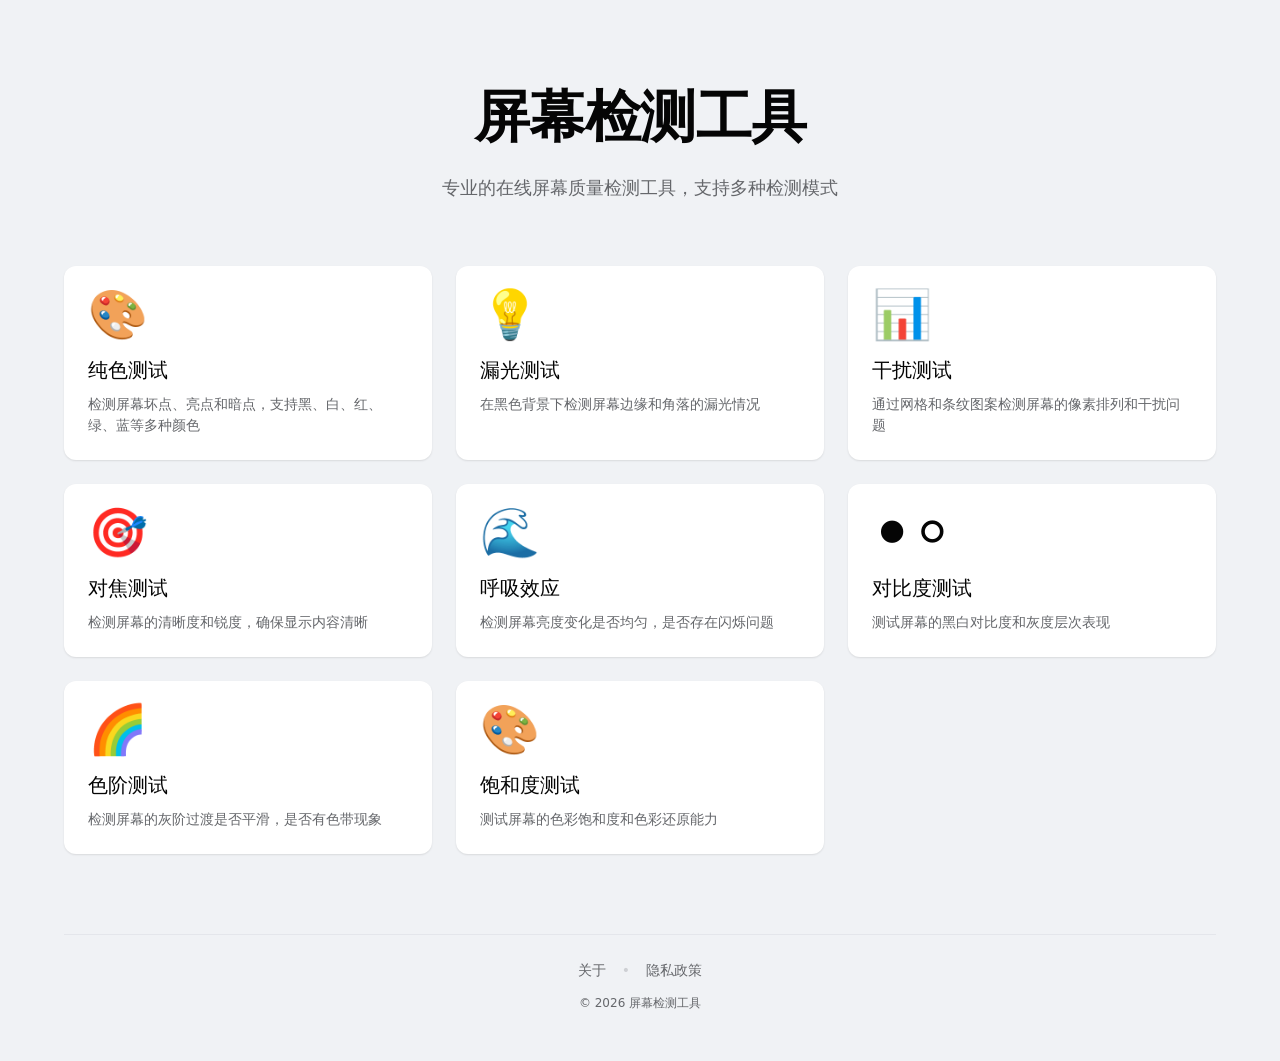
<file: index.html>
<!DOCTYPE html>
<html lang="zh-CN">
<head>
    <meta charset="UTF-8">
    <meta name="viewport" content="width=device-width, initial-scale=1.0">
    <link rel="icon" type="image/svg+xml" href="/monitor-smartphone.png" />
    <title>屏幕检测工具 - 专业的在线屏幕质量检测工具</title>
    <meta name="description" content="屏幕检测工具是一款免费的在线屏幕质量检测工具,支持坏点检测、漏光测试、色彩检测、对比度测试等8种专业检测模式。帮助您快速发现屏幕问题,适用于新机验收、二手交易等场景。">
    <meta name="keywords" content="屏幕检测,坏点检测,漏光测试,屏幕测试工具,显示器检测,LCD测试,OLED测试">
    <link rel="stylesheet" href="css/style.css">
</head>
<body>
    <div class="container">
        <header>
            <h1>屏幕检测工具</h1>
            <p class="subtitle">专业的在线屏幕质量检测工具，支持多种检测模式</p>
        </header>

        <main class="test-grid">
            <div class="test-card" onclick="startTest('solidColor')">
                <div class="card-icon">🎨</div>
                <div class="card-content">
                    <h3>纯色测试</h3>
                    <p>检测屏幕坏点、亮点和暗点，支持黑、白、红、绿、蓝等多种颜色</p>
                </div>
            </div>

            <div class="test-card" onclick="startTest('lightLeak')">
                <div class="card-icon">💡</div>
                <div class="card-content">
                    <h3>漏光测试</h3>
                    <p>在黑色背景下检测屏幕边缘和角落的漏光情况</p>
                </div>
            </div>

            <div class="test-card" onclick="startTest('interference')">
                <div class="card-icon">📊</div>
                <div class="card-content">
                    <h3>干扰测试</h3>
                    <p>通过网格和条纹图案检测屏幕的像素排列和干扰问题</p>
                </div>
            </div>

            <div class="test-card" onclick="startTest('focus')">
                <div class="card-icon">🎯</div>
                <div class="card-content">
                    <h3>对焦测试</h3>
                    <p>检测屏幕的清晰度和锐度，确保显示内容清晰</p>
                </div>
            </div>

            <div class="test-card" onclick="startTest('breathing')">
                <div class="card-icon">🌊</div>
                <div class="card-content">
                    <h3>呼吸效应</h3>
                    <p>检测屏幕亮度变化是否均匀，是否存在闪烁问题</p>
                </div>
            </div>

            <div class="test-card" onclick="startTest('contrast')">
                <div class="card-icon">⚫⚪</div>
                <div class="card-content">
                    <h3>对比度测试</h3>
                    <p>测试屏幕的黑白对比度和灰度层次表现</p>
                </div>
            </div>

            <div class="test-card" onclick="startTest('grayscale')">
                <div class="card-icon">🌈</div>
                <div class="card-content">
                    <h3>色阶测试</h3>
                    <p>检测屏幕的灰阶过渡是否平滑，是否有色带现象</p>
                </div>
            </div>

            <div class="test-card" onclick="startTest('saturation')">
                <div class="card-icon">🎨</div>
                <div class="card-content">
                    <h3>饱和度测试</h3>
                    <p>测试屏幕的色彩饱和度和色彩还原能力</p>
                </div>
            </div>
        </main>

        <footer>
            <div class="footer-links">
                <a href="about.html">关于</a>
                <span class="divider">•</span>
                <a href="privacy.html">隐私政策</a>
            </div>
            <p class="footer-text">© 2026 屏幕检测工具</p>
        </footer>
    </div>

    <!-- 全屏测试容器 -->
    <div id="fullscreenTest" class="fullscreen-test"></div>

    <script src="js/script.js"></script>
</body>
</html>
</file>
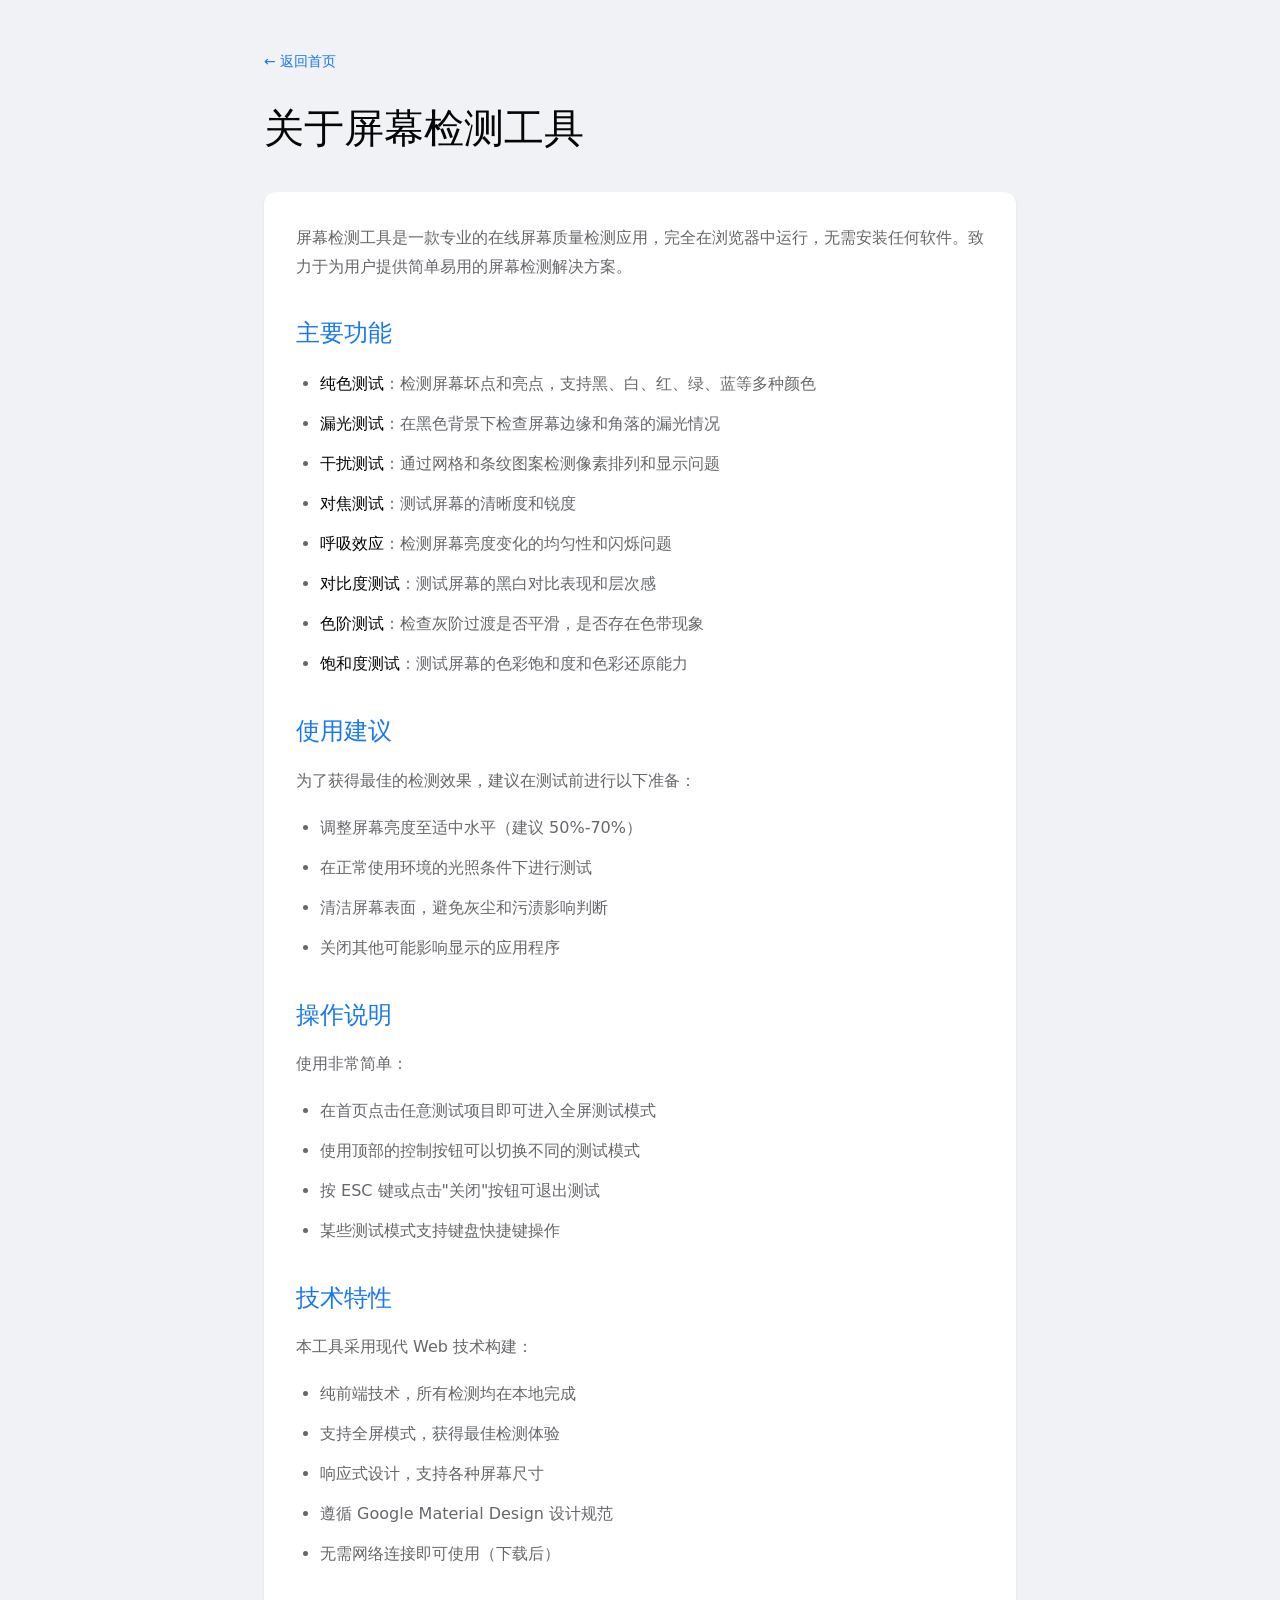
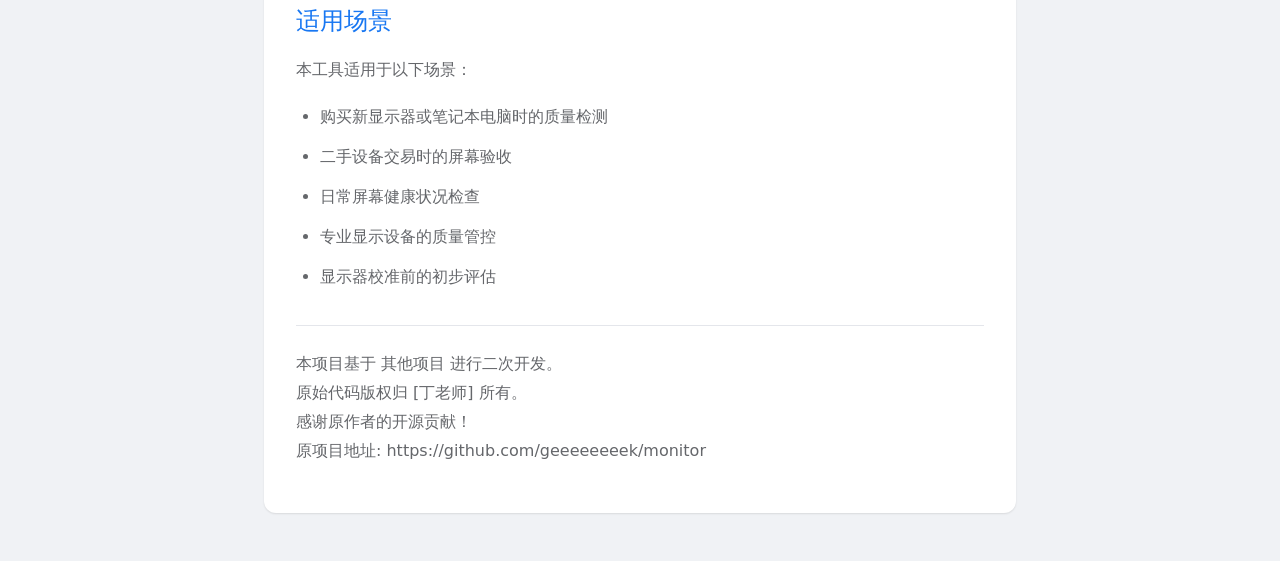
<file: about.html>
<!DOCTYPE html>
<html lang="zh-CN">
<head>
    <meta charset="UTF-8">
    <meta name="viewport" content="width=device-width, initial-scale=1.0">
    <link rel="icon" type="image/svg+xml" href="/monitor-smartphone.png" />
    <title>关于屏幕检测工具 - 专业的在线屏幕检测工具</title>
    <meta name="description" content="屏幕检测工具是专业在线屏幕质量检测工具,支持纯色测试、漏光检测、对比度测试等8种检测模式。完全免费,无需安装,浏览器即可使用。">
    <meta name="keywords" content="屏幕检测工具,关于,使用说明,功能介绍">
    <link rel="stylesheet" href="css/style.css">
</head>
<body>
    <div class="page-container">
        <a href="index.html" class="back-link">← 返回首页</a>

        <div class="page-header">
            <h1>关于屏幕检测工具</h1>
        </div>

        <div class="page-content">
            <p>屏幕检测工具是一款专业的在线屏幕质量检测应用，完全在浏览器中运行，无需安装任何软件。致力于为用户提供简单易用的屏幕检测解决方案。</p>

            <h2>主要功能</h2>
            <ul>
                <li><strong>纯色测试</strong>：检测屏幕坏点和亮点，支持黑、白、红、绿、蓝等多种颜色</li>
                <li><strong>漏光测试</strong>：在黑色背景下检查屏幕边缘和角落的漏光情况</li>
                <li><strong>干扰测试</strong>：通过网格和条纹图案检测像素排列和显示问题</li>
                <li><strong>对焦测试</strong>：测试屏幕的清晰度和锐度</li>
                <li><strong>呼吸效应</strong>：检测屏幕亮度变化的均匀性和闪烁问题</li>
                <li><strong>对比度测试</strong>：测试屏幕的黑白对比表现和层次感</li>
                <li><strong>色阶测试</strong>：检查灰阶过渡是否平滑，是否存在色带现象</li>
                <li><strong>饱和度测试</strong>：测试屏幕的色彩饱和度和色彩还原能力</li>
            </ul>

            <h2>使用建议</h2>
            <p>为了获得最佳的检测效果，建议在测试前进行以下准备：</p>
            <ul>
                <li>调整屏幕亮度至适中水平（建议 50%-70%）</li>
                <li>在正常使用环境的光照条件下进行测试</li>
                <li>清洁屏幕表面，避免灰尘和污渍影响判断</li>
                <li>关闭其他可能影响显示的应用程序</li>
            </ul>

            <h2>操作说明</h2>
            <p>使用非常简单：</p>
            <ul>
                <li>在首页点击任意测试项目即可进入全屏测试模式</li>
                <li>使用顶部的控制按钮可以切换不同的测试模式</li>
                <li>按 ESC 键或点击"关闭"按钮可退出测试</li>
                <li>某些测试模式支持键盘快捷键操作</li>
            </ul>

            <h2>技术特性</h2>
            <p>本工具采用现代 Web 技术构建：</p>
            <ul>
                <li>纯前端技术，所有检测均在本地完成</li>
                <li>支持全屏模式，获得最佳检测体验</li>
                <li>响应式设计，支持各种屏幕尺寸</li>
                <li>遵循 Google Material Design 设计规范</li>
                <li>无需网络连接即可使用（下载后）</li>
            </ul>

            <h2>适用场景</h2>
            <p>本工具适用于以下场景：</p>
            <ul>
                <li>购买新显示器或笔记本电脑时的质量检测</li>
                <li>二手设备交易时的屏幕验收</li>
                <li>日常屏幕健康状况检查</li>
                <li>专业显示设备的质量管控</li>
                <li>显示器校准前的初步评估</li>
            </ul>

            <p style="margin-top: 32px; padding-top: 24px; border-top: 1px solid var(--divider-color);">
                本项目基于 其他项目 进行二次开发。<br>
                原始代码版权归 [丁老师] 所有。<br>
                感谢原作者的开源贡献！<br>
                原项目地址: https://github.com/geeeeeeeek/monitor
            </p>
        </div>
    </div>
</body>
</html>
</file>
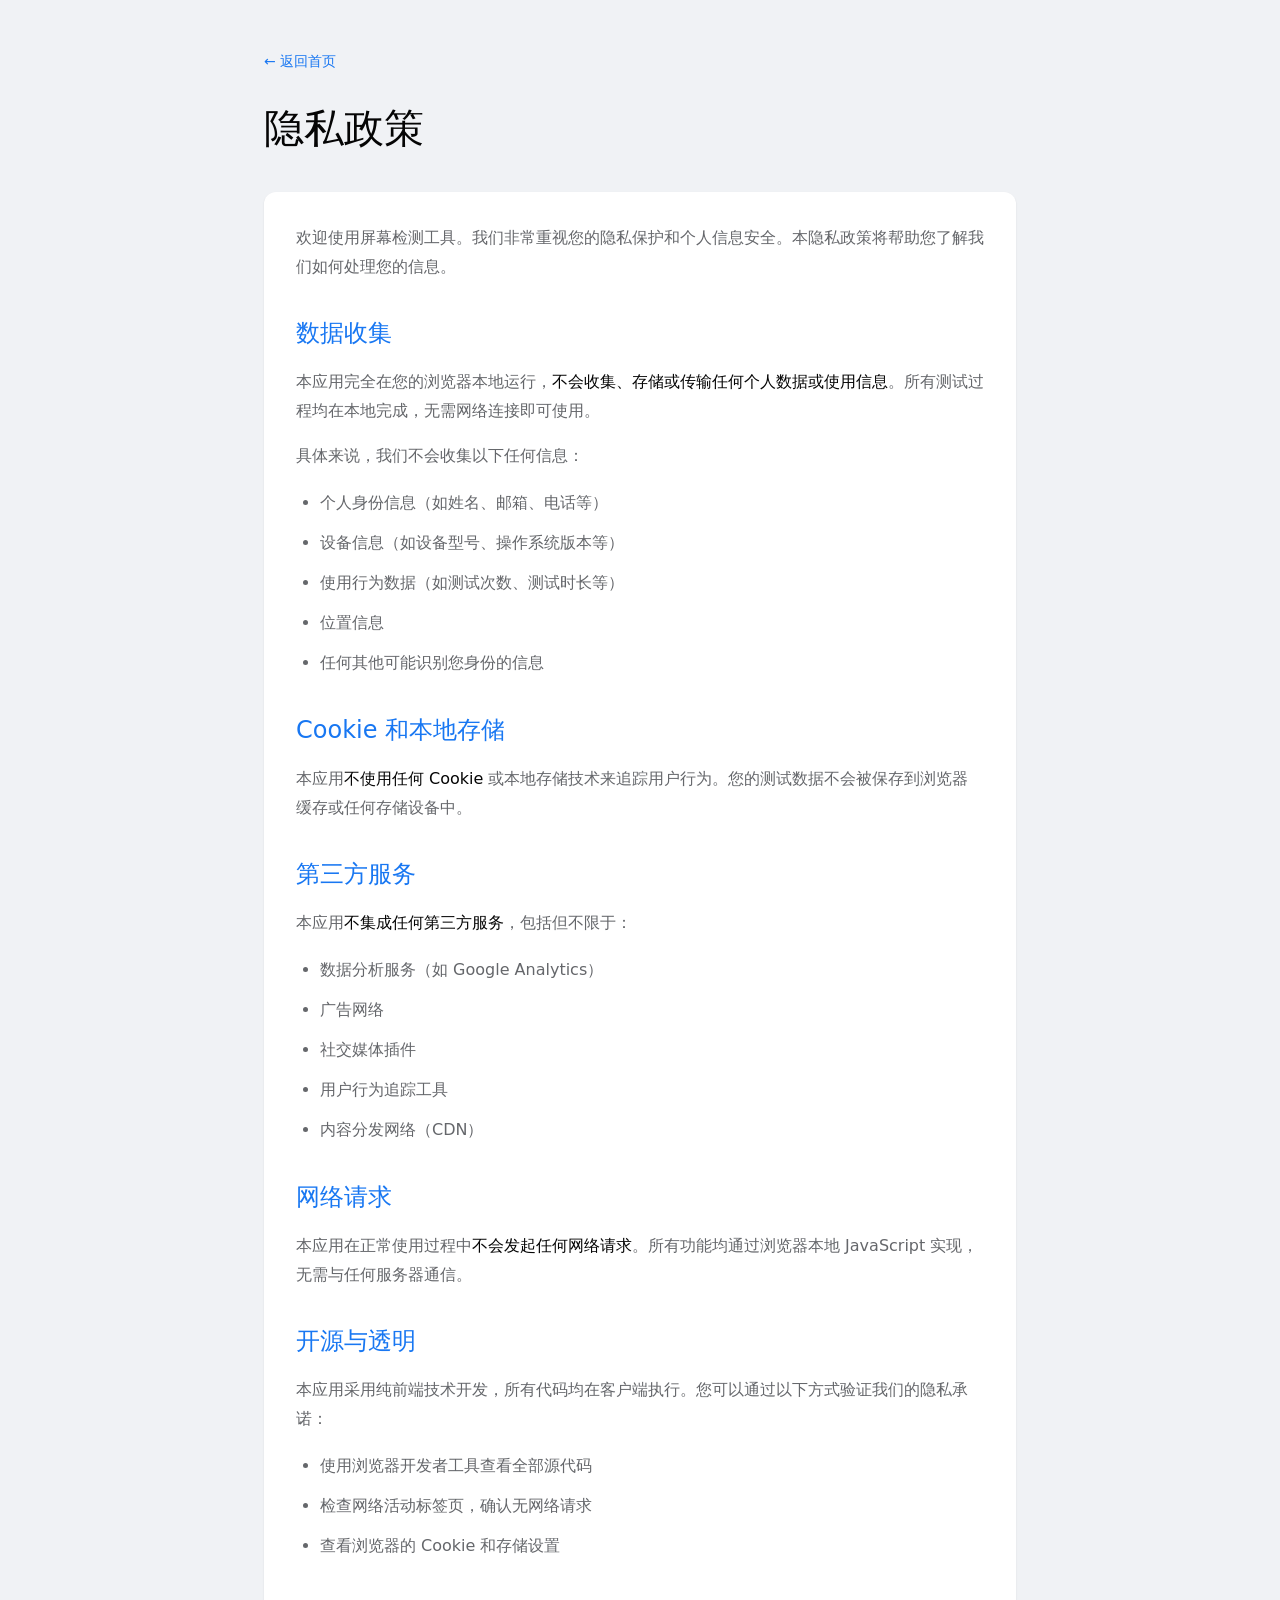
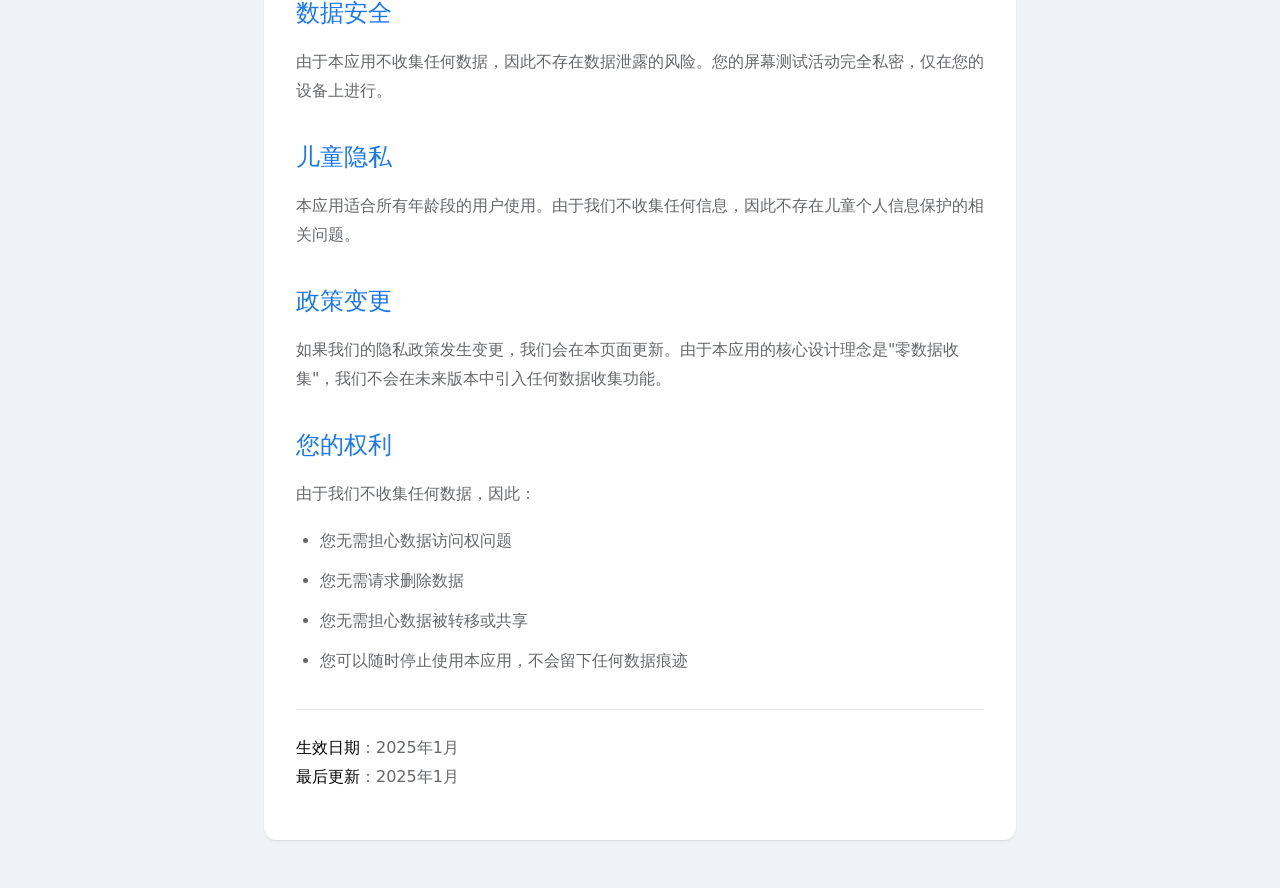
<file: privacy.html>
<!DOCTYPE html>
<html lang="zh-CN">
<head>
    <meta charset="UTF-8">
    <meta name="viewport" content="width=device-width, initial-scale=1.0">
    <link rel="icon" type="image/svg+xml" href="/monitor-smartphone.png" />
    <title>隐私政策 - 屏幕检测工具</title>
    <meta name="description" content="屏幕检测工具完全在浏览器本地运行,不收集任何个人数据和使用信息。零数据收集,无Cookie,无追踪,保护您的隐私安全。">
    <meta name="keywords" content="隐私政策,数据安全,零追踪,本地运行,屏幕检测工具">
    <link rel="stylesheet" href="css/style.css">
</head>
<body>
    <div class="page-container">
        <a href="index.html" class="back-link">← 返回首页</a>

        <div class="page-header">
            <h1>隐私政策</h1>
        </div>

        <div class="page-content">
            <p>欢迎使用屏幕检测工具。我们非常重视您的隐私保护和个人信息安全。本隐私政策将帮助您了解我们如何处理您的信息。</p>

            <h2>数据收集</h2>
            <p>本应用完全在您的浏览器本地运行，<strong>不会收集、存储或传输任何个人数据或使用信息</strong>。所有测试过程均在本地完成，无需网络连接即可使用。</p>
            <p>具体来说，我们不会收集以下任何信息：</p>
            <ul>
                <li>个人身份信息（如姓名、邮箱、电话等）</li>
                <li>设备信息（如设备型号、操作系统版本等）</li>
                <li>使用行为数据（如测试次数、测试时长等）</li>
                <li>位置信息</li>
                <li>任何其他可能识别您身份的信息</li>
            </ul>

            <h2>Cookie 和本地存储</h2>
            <p>本应用<strong>不使用任何 Cookie</strong> 或本地存储技术来追踪用户行为。您的测试数据不会被保存到浏览器缓存或任何存储设备中。</p>

            <h2>第三方服务</h2>
            <p>本应用<strong>不集成任何第三方服务</strong>，包括但不限于：</p>
            <ul>
                <li>数据分析服务（如 Google Analytics）</li>
                <li>广告网络</li>
                <li>社交媒体插件</li>
                <li>用户行为追踪工具</li>
                <li>内容分发网络（CDN）</li>
            </ul>

            <h2>网络请求</h2>
            <p>本应用在正常使用过程中<strong>不会发起任何网络请求</strong>。所有功能均通过浏览器本地 JavaScript 实现，无需与任何服务器通信。</p>

            <h2>开源与透明</h2>
            <p>本应用采用纯前端技术开发，所有代码均在客户端执行。您可以通过以下方式验证我们的隐私承诺：</p>
            <ul>
                <li>使用浏览器开发者工具查看全部源代码</li>
                <li>检查网络活动标签页，确认无网络请求</li>
                <li>查看浏览器的 Cookie 和存储设置</li>
            </ul>

            <h2>数据安全</h2>
            <p>由于本应用不收集任何数据，因此不存在数据泄露的风险。您的屏幕测试活动完全私密，仅在您的设备上进行。</p>

            <h2>儿童隐私</h2>
            <p>本应用适合所有年龄段的用户使用。由于我们不收集任何信息，因此不存在儿童个人信息保护的相关问题。</p>

            <h2>政策变更</h2>
            <p>如果我们的隐私政策发生变更，我们会在本页面更新。由于本应用的核心设计理念是"零数据收集"，我们不会在未来版本中引入任何数据收集功能。</p>

            <h2>您的权利</h2>
            <p>由于我们不收集任何数据，因此：</p>
            <ul>
                <li>您无需担心数据访问权问题</li>
                <li>您无需请求删除数据</li>
                <li>您无需担心数据被转移或共享</li>
                <li>您可以随时停止使用本应用，不会留下任何数据痕迹</li>
            </ul>

            <p style="margin-top: 32px; padding-top: 24px; border-top: 1px solid var(--divider-color);">
                <strong>生效日期</strong>：2025年1月<br>
                <strong>最后更新</strong>：2025年1月
            </p>
        </div>
    </div>
</body>
</html>
</file>
<file: css/style.css>
* {
    margin: 0;
    padding: 0;
    box-sizing: border-box;
}

:root {
    /* Facebook Design 配色 */
    --primary-color: #1877F2;
    --primary-dark: #166FE5;
    --primary-light: #4E9FF4;
    --secondary-color: #42B72A;
    --bg-color: #F0F2F5;
    --surface-color: #ffffff;
    --text-color: #050505;
    --text-secondary: #65676B;
    --border-color: #CED0D4;
    --divider-color: #E4E6EB;
    --shadow-sm: 0 1px 2px rgba(0, 0, 0, 0.1);
    --shadow-md: 0 2px 4px rgba(0, 0, 0, 0.1), 0 8px 16px rgba(0, 0, 0, 0.1);
    --shadow-lg: 0 8px 16px rgba(0, 0, 0, 0.1), 0 16px 32px rgba(0, 0, 0, 0.1);
    --hover-overlay: rgba(24, 119, 242, 0.08);
    --radius-sm: 8px;
    --radius-md: 12px;
    --radius-lg: 16px;
}

body {
    /* font-family: -apple-system, BlinkMacSystemFont, 'Segoe UI', Roboto, Helvetica, Arial, sans-serif; */
    font-family: system-ui, -apple-system, BlinkMacSystemFont, "Segoe UI", Roboto, "Helvetica Neue", Arial, "Noto Sans", sans-serif, "Apple Color Emoji", "Segoe UI Emoji", "Segoe UI Symbol", "Noto Color Emoji";
    background: var(--bg-color);
    color: var(--text-color);
    min-height: 100vh;
    overflow-x: hidden;
    line-height: 1.6;
}

/* 主容器 */
.container {
    max-width: 1200px;
    margin: 0 auto;
    padding: 24px;
    min-height: 100vh;
    display: flex;
    flex-direction: column;
}

/* 头部 */
header {
    text-align: center;
    padding: 48px 16px 32px;
    animation: fadeInDown 0.4s cubic-bezier(0.4, 0.0, 0.2, 1);
}

header h1 {
    font-size: 3.5rem;
    font-weight: 700;
    color: var(--text-color);
    margin-bottom: 12px;
    letter-spacing: -0.5px;
}

header .subtitle {
    color: var(--text-secondary);
    font-size: 1.125rem;
    font-weight: 400;
    max-width: 600px;
    margin: 0 auto;
}

/* 测试项网格 */
.test-grid {
    display: grid;
    grid-template-columns: repeat(auto-fill, minmax(300px, 1fr));
    gap: 24px;
    margin: 32px 0;
    flex: 1;
    animation: fadeInUp 0.4s cubic-bezier(0.4, 0.0, 0.2, 1);
}

/* 测试卡片 */
.test-card {
    background: var(--surface-color);
    border: none;
    border-radius: var(--radius-md);
    padding: 24px;
    cursor: pointer;
    transition: all 0.2s ease-in-out;
    display: flex;
    flex-direction: column;
    position: relative;
    box-shadow: var(--shadow-sm);
}

.test-card:hover {
    transform: translateY(-4px);
    box-shadow: var(--shadow-lg);
}

.test-card:active {
    transform: translateY(0);
    box-shadow: var(--shadow-sm);
}

.test-card::before {
    content: '';
    position: absolute;
    top: 0;
    left: 0;
    right: 0;
    bottom: 0;
    background: var(--hover-overlay);
    opacity: 0;
    border-radius: 12px;
    transition: opacity 0.2s cubic-bezier(0.4, 0.0, 0.2, 1);
    pointer-events: none;
}

.test-card:hover::before {
    opacity: 1;
}

.card-icon {
    font-size: 48px;
    margin-bottom: 16px;
    line-height: 1;
}

.card-content h3 {
    font-size: 1.25rem;
    font-weight: 500;
    margin-bottom: 8px;
    color: var(--text-color);
}

.card-content p {
    color: var(--text-secondary);
    font-size: 0.875rem;
    line-height: 1.5;
}

/* 全屏测试容器 */
.fullscreen-test {
    position: fixed;
    top: 0;
    left: 0;
    width: 100vw;
    height: 100vh;
    z-index: 9999;
    display: none;
}

.fullscreen-test.active {
    display: flex;
    align-items: center;
    justify-content: center;
}

/* 控制栏 */
.controls {
    position: fixed;
    top: 20px;
    left: 50%;
    transform: translateX(-50%);
    background: rgba(255, 255, 255, 0.98);
    backdrop-filter: blur(8px);
    padding: 12px 20px;
    border-radius: 32px;
    border: 1px solid var(--border-color);
    box-shadow: var(--shadow-md);
    display: flex;
    gap: 12px;
    align-items: center;
    z-index: 10000;
    animation: slideDown 0.3s cubic-bezier(0.4, 0.0, 0.2, 1);
}

.controls button {
    background: var(--primary-color);
    color: white;
    border: none;
    padding: 10px 20px;
    border-radius: 6px;
    cursor: pointer;
    font-size: 0.9375rem;
    font-weight: 600;
    transition: all 0.2s ease-in-out;
    font-family: inherit;
}

.controls button:hover {
    background: var(--primary-dark);
    transform: scale(1.02);
}

.controls button:active {
    background: var(--primary-dark);
    transform: scale(0.98);
}

.controls .close-btn {
    background: #ea4335;
}

.controls .close-btn:hover {
    background: #d33426;
}

.controls span {
    color: var(--text-color);
    font-size: 0.875rem;
}

/* 底部页脚 */
footer {
    margin-top: 48px;
    padding: 24px 0;
    text-align: center;
    border-top: 1px solid var(--divider-color);
}

.footer-links {
    display: flex;
    gap: 16px;
    justify-content: center;
    align-items: center;
    margin-bottom: 12px;
}

.footer-links a {
    color: var(--text-secondary);
    text-decoration: none;
    font-size: 0.875rem;
    transition: color 0.2s cubic-bezier(0.4, 0.0, 0.2, 1);
}

.footer-links a:hover {
    color: var(--primary-color);
}

.footer-links .divider {
    color: var(--border-color);
    font-size: 0.875rem;
}

.footer-text {
    color: var(--text-secondary);
    font-size: 0.75rem;
}

/* 动画 */
@keyframes fadeInDown {
    from {
        opacity: 0;
        transform: translateY(-20px);
    }
    to {
        opacity: 1;
        transform: translateY(0);
    }
}

@keyframes fadeInUp {
    from {
        opacity: 0;
        transform: translateY(20px);
    }
    to {
        opacity: 1;
        transform: translateY(0);
    }
}

@keyframes slideDown {
    from {
        opacity: 0;
        transform: translate(-50%, -10px);
    }
    to {
        opacity: 1;
        transform: translate(-50%, 0);
    }
}

@keyframes slideUp {
    from {
        opacity: 0;
        transform: translateY(20px);
    }
    to {
        opacity: 1;
        transform: translateY(0);
    }
}

@keyframes fadeIn {
    from { opacity: 0; }
    to { opacity: 1; }
}

/* 呼吸效果 */
@keyframes breathe {
    0%, 100% { opacity: 0.3; }
    50% { opacity: 1; }
}

/* 响应式设计 */
@media (max-width: 768px) {
    header h1 {
        font-size: 2rem;
    }

    header .subtitle {
        font-size: 1rem;
    }

    .test-grid {
        grid-template-columns: 1fr;
        gap: 16px;
    }

    .container {
        padding: 16px;
    }

    .controls {
        padding: 8px 12px;
        flex-wrap: wrap;
        max-width: calc(100vw - 32px);
    }

    .controls button {
        font-size: 0.75rem;
        padding: 6px 12px;
    }
}

/* 说明文本 */
.instruction {
    position: fixed;
    bottom: 20px;
    left: 50%;
    transform: translateX(-50%);
    background: rgba(255, 255, 255, 0.98);
    backdrop-filter: blur(8px);
    padding: 12px 20px;
    border-radius: 12px;
    border: 1px solid var(--border-color);
    color: var(--text-color);
    font-size: 0.875rem;
    z-index: 10000;
    animation: slideUp 0.3s cubic-bezier(0.4, 0.0, 0.2, 1);
    box-shadow: var(--shadow-md);
    max-width: calc(100vw - 32px);
}

/* 页面样式 (用于 about 和 privacy 页面) */
.page-container {
    max-width: 800px;
    margin: 0 auto;
    padding: 48px 24px;
}

.page-header {
    margin-bottom: 32px;
}

.page-header h1 {
    font-size: 2.5rem;
    font-weight: 400;
    color: var(--text-color);
    margin-bottom: 16px;
}

.page-content {
    background: var(--surface-color);
    border-radius: var(--radius-md);
    padding: 32px;
    box-shadow: var(--shadow-sm);
    border: none;
}

.page-content h2 {
    font-size: 1.5rem;
    font-weight: 500;
    color: var(--primary-color);
    margin-top: 32px;
    margin-bottom: 16px;
}

.page-content h2:first-child {
    margin-top: 0;
}

.page-content p {
    line-height: 1.8;
    margin-bottom: 16px;
    color: var(--text-secondary);
}

.page-content ul {
    margin-bottom: 16px;
    padding-left: 24px;
}

.page-content li {
    color: var(--text-secondary);
    line-height: 2;
    margin-bottom: 8px;
}

.page-content strong {
    color: var(--text-color);
    font-weight: 500;
}

.back-link {
    display: inline-flex;
    align-items: center;
    gap: 8px;
    color: var(--primary-color);
    text-decoration: none;
    font-size: 0.875rem;
    margin-bottom: 24px;
    transition: opacity 0.2s cubic-bezier(0.4, 0.0, 0.2, 1);
}

.back-link:hover {
    opacity: 0.8;
}
</file>
